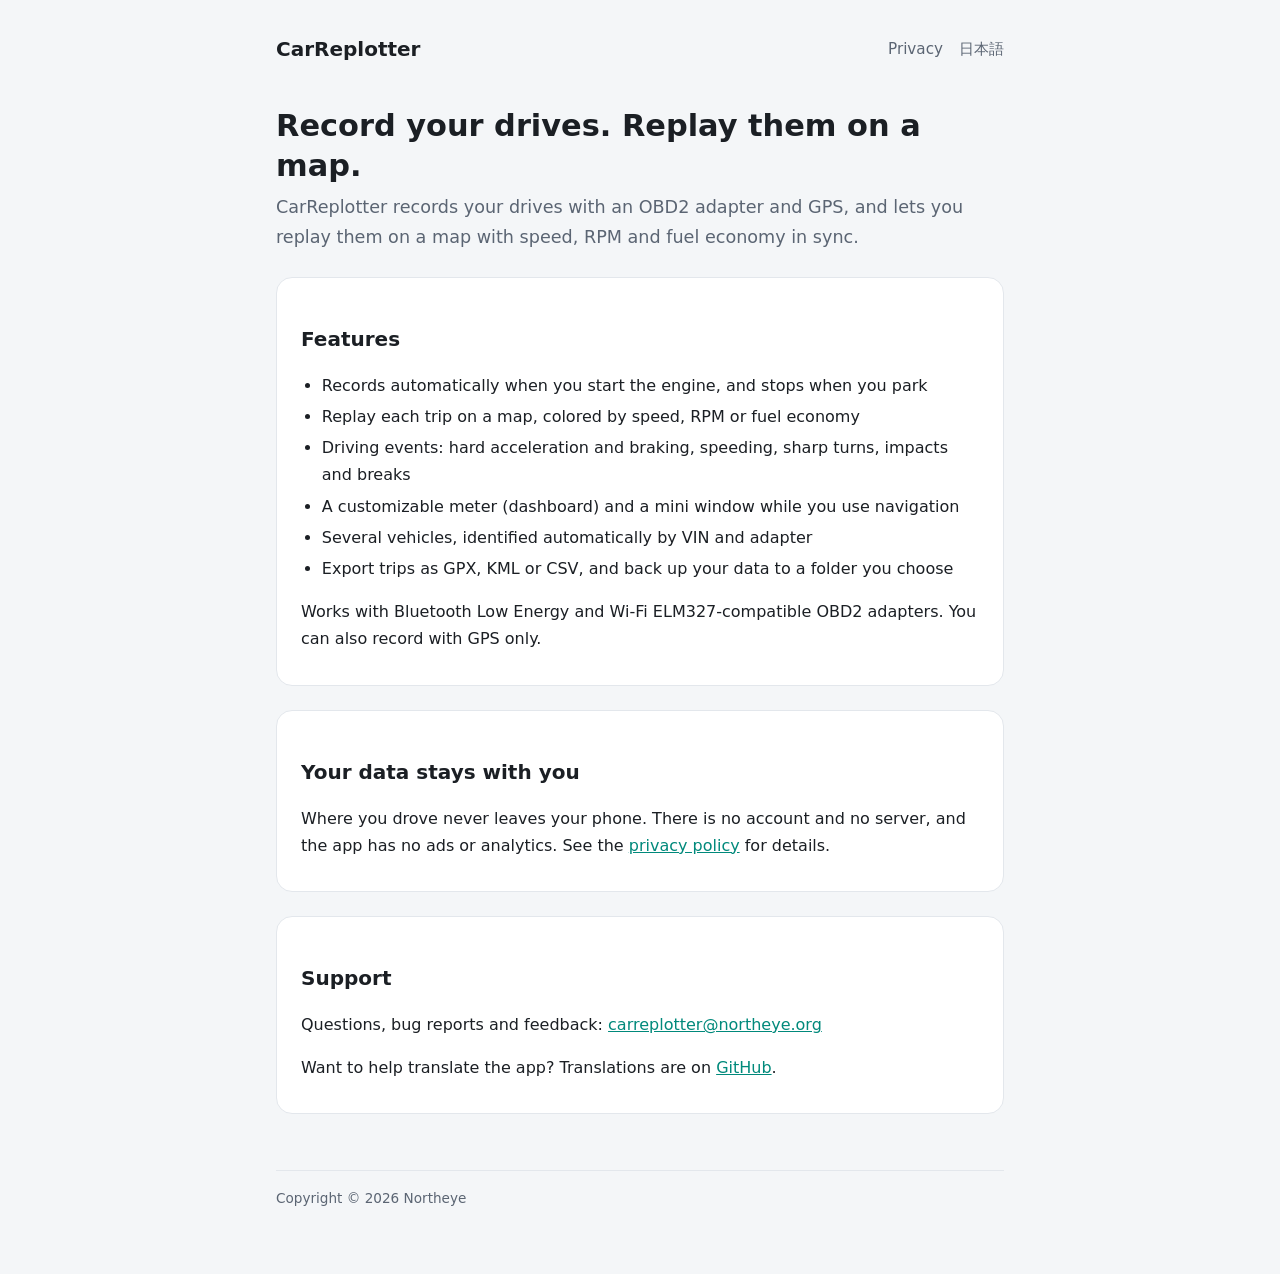
<file: index.html>
<!doctype html>
<html lang="en">
<head>
<meta charset="utf-8">
<meta name="viewport" content="width=device-width, initial-scale=1">
<title>CarReplotter</title>
<meta name="description" content="Record your drives with an OBD2 adapter and GPS, and replay them on a map.">
<link rel="stylesheet" href="style.css">
<link rel="alternate" hreflang="ja" href="ja/">
</head>
<body>
<main>
<header>
  <a class="brand" href="./">CarReplotter</a>
  <nav><a href="privacy.html">Privacy</a><a href="ja/">日本語</a></nav>
</header>

<h1>Record your drives. Replay them on a map.</h1>
<p class="lead">CarReplotter records your drives with an OBD2 adapter and GPS, and lets you replay them on a map with speed, RPM and fuel economy in sync.</p>

<div class="card">
<h2>Features</h2>
<ul>
  <li>Records automatically when you start the engine, and stops when you park</li>
  <li>Replay each trip on a map, colored by speed, RPM or fuel economy</li>
  <li>Driving events: hard acceleration and braking, speeding, sharp turns, impacts and breaks</li>
  <li>A customizable meter (dashboard) and a mini window while you use navigation</li>
  <li>Several vehicles, identified automatically by VIN and adapter</li>
  <li>Export trips as GPX, KML or CSV, and back up your data to a folder you choose</li>
</ul>
<p>Works with Bluetooth Low Energy and Wi-Fi ELM327-compatible OBD2 adapters. You can also record with GPS only.</p>
</div>

<div class="card">
<h2>Your data stays with you</h2>
<p>Where you drove never leaves your phone. There is no account and no server, and the app has no ads or analytics.
See the <a href="privacy.html">privacy policy</a> for details.</p>
</div>

<div class="card">
<h2>Support</h2>
<p>Questions, bug reports and feedback: <a href="mailto:carreplotter@northeye.org">carreplotter@northeye.org</a></p>
<p>Want to help translate the app? Translations are on <a href="https://github.com/northeye/carreplotter-i18n">GitHub</a>.</p>
</div>

<footer>Copyright © 2026 Northeye</footer>
</main>
</body>
</html>
</file>
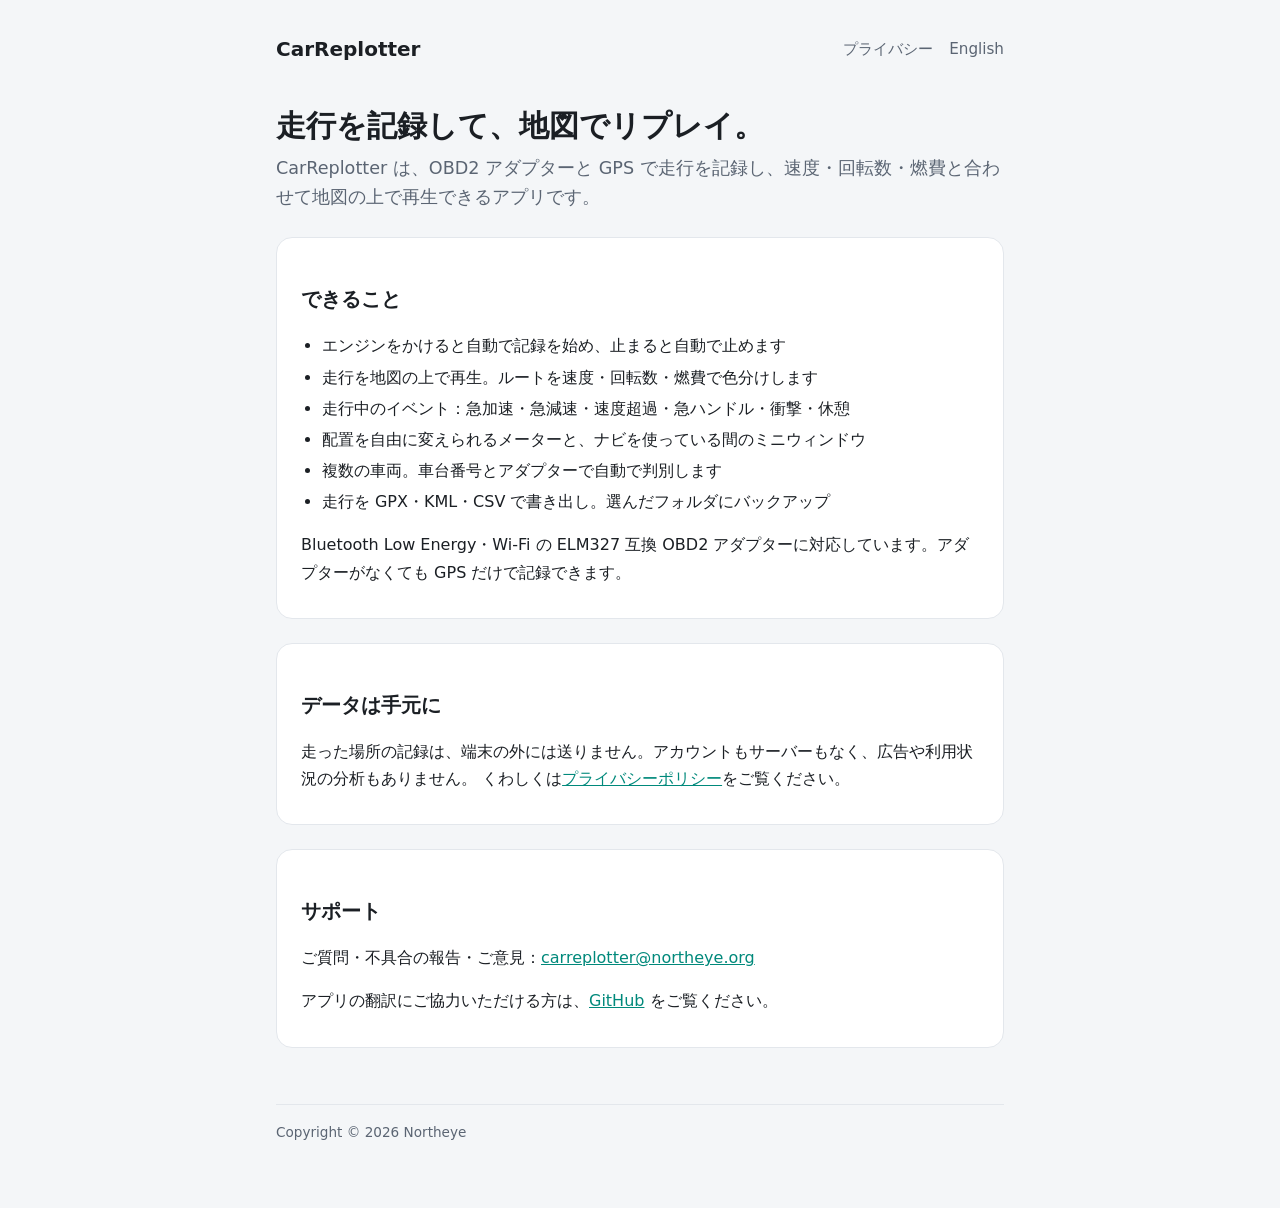
<file: ja/index.html>
<!doctype html>
<html lang="ja">
<head>
<meta charset="utf-8">
<meta name="viewport" content="width=device-width, initial-scale=1">
<title>CarReplotter</title>
<meta name="description" content="OBD2 アダプターと GPS で走行を記録し、地図でリプレイするアプリ。">
<link rel="stylesheet" href="../style.css">
<link rel="alternate" hreflang="en" href="../">
</head>
<body>
<main>
<header>
  <a class="brand" href="./">CarReplotter</a>
  <nav><a href="privacy.html">プライバシー</a><a href="../">English</a></nav>
</header>

<h1>走行を記録して、地図でリプレイ。</h1>
<p class="lead">CarReplotter は、OBD2 アダプターと GPS で走行を記録し、速度・回転数・燃費と合わせて地図の上で再生できるアプリです。</p>

<div class="card">
<h2>できること</h2>
<ul>
  <li>エンジンをかけると自動で記録を始め、止まると自動で止めます</li>
  <li>走行を地図の上で再生。ルートを速度・回転数・燃費で色分けします</li>
  <li>走行中のイベント：急加速・急減速・速度超過・急ハンドル・衝撃・休憩</li>
  <li>配置を自由に変えられるメーターと、ナビを使っている間のミニウィンドウ</li>
  <li>複数の車両。車台番号とアダプターで自動で判別します</li>
  <li>走行を GPX・KML・CSV で書き出し。選んだフォルダにバックアップ</li>
</ul>
<p>Bluetooth Low Energy・Wi-Fi の ELM327 互換 OBD2 アダプターに対応しています。アダプターがなくても GPS だけで記録できます。</p>
</div>

<div class="card">
<h2>データは手元に</h2>
<p>走った場所の記録は、端末の外には送りません。アカウントもサーバーもなく、広告や利用状況の分析もありません。
くわしくは<a href="privacy.html">プライバシーポリシー</a>をご覧ください。</p>
</div>

<div class="card">
<h2>サポート</h2>
<p>ご質問・不具合の報告・ご意見：<a href="mailto:carreplotter@northeye.org">carreplotter@northeye.org</a></p>
<p>アプリの翻訳にご協力いただける方は、<a href="https://github.com/northeye/carreplotter-i18n">GitHub</a> をご覧ください。</p>
</div>

<footer>Copyright © 2026 Northeye</footer>
</main>
</body>
</html>
</file>
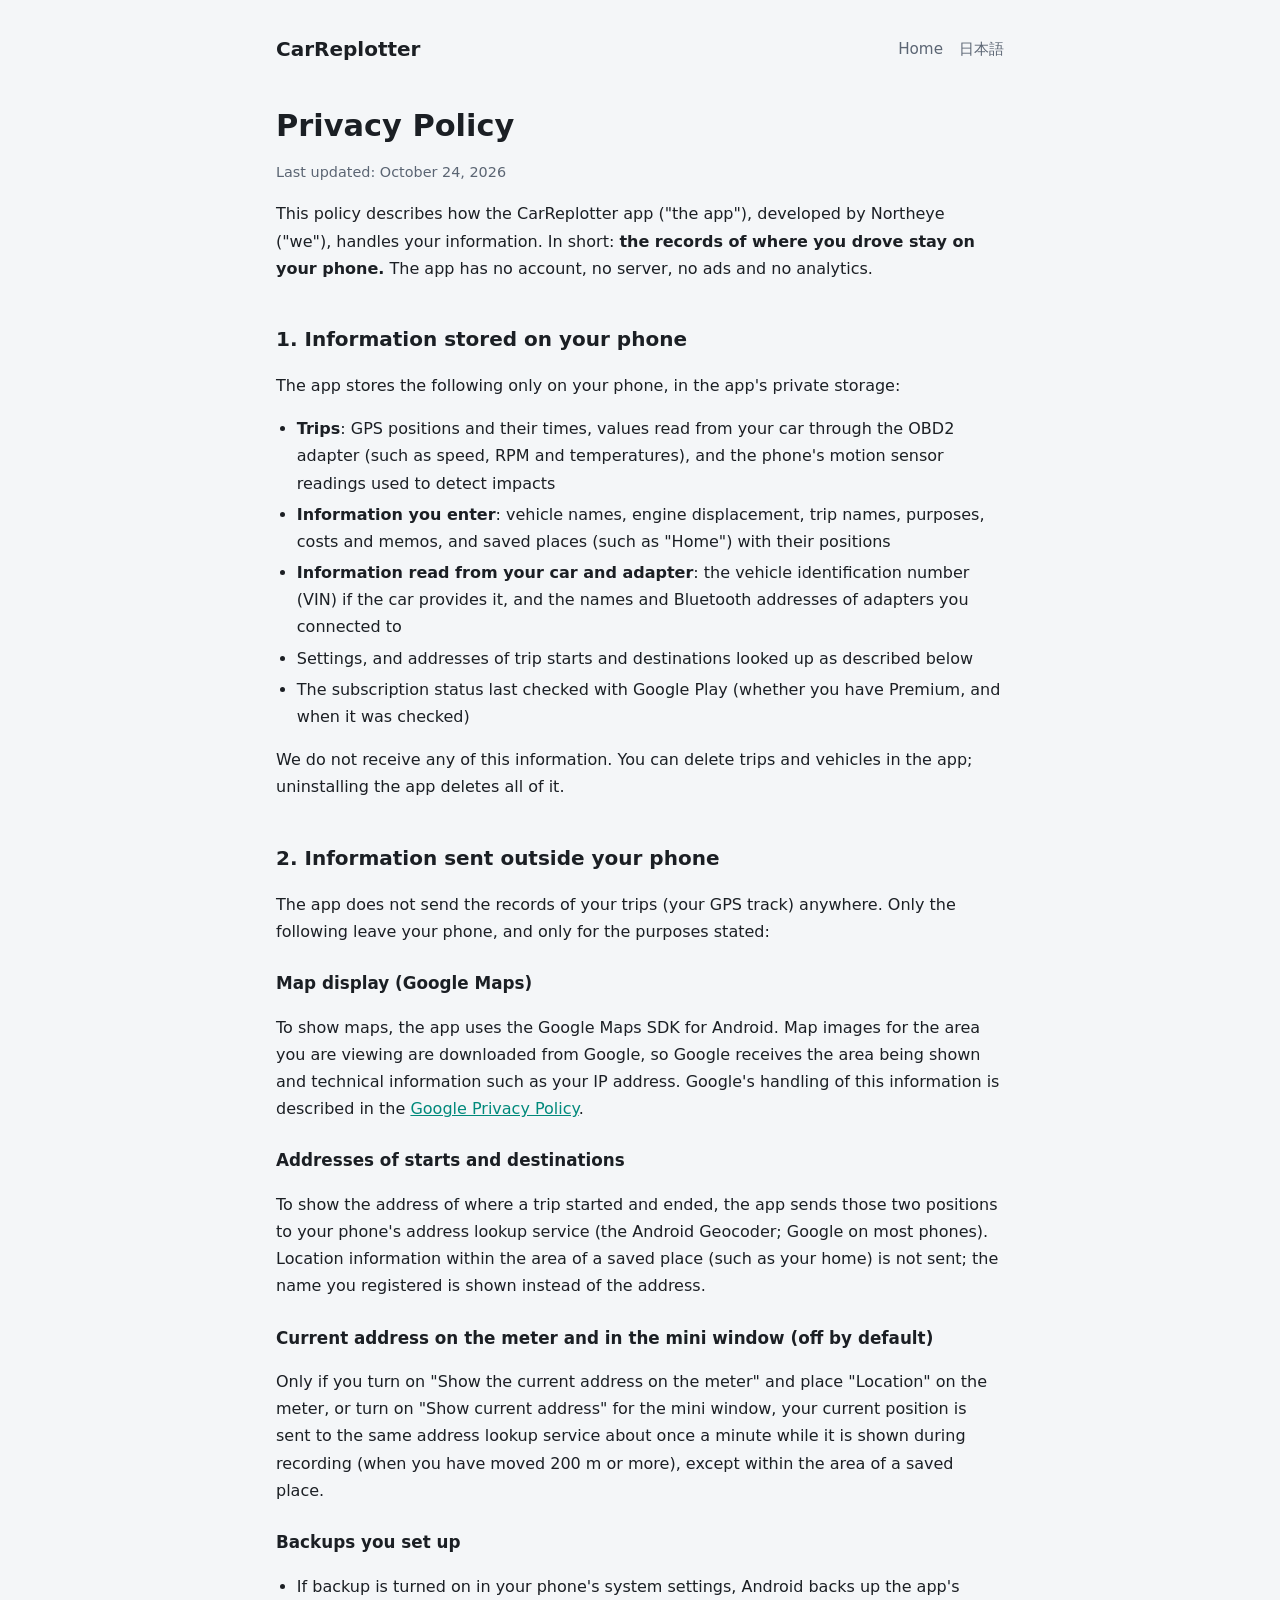
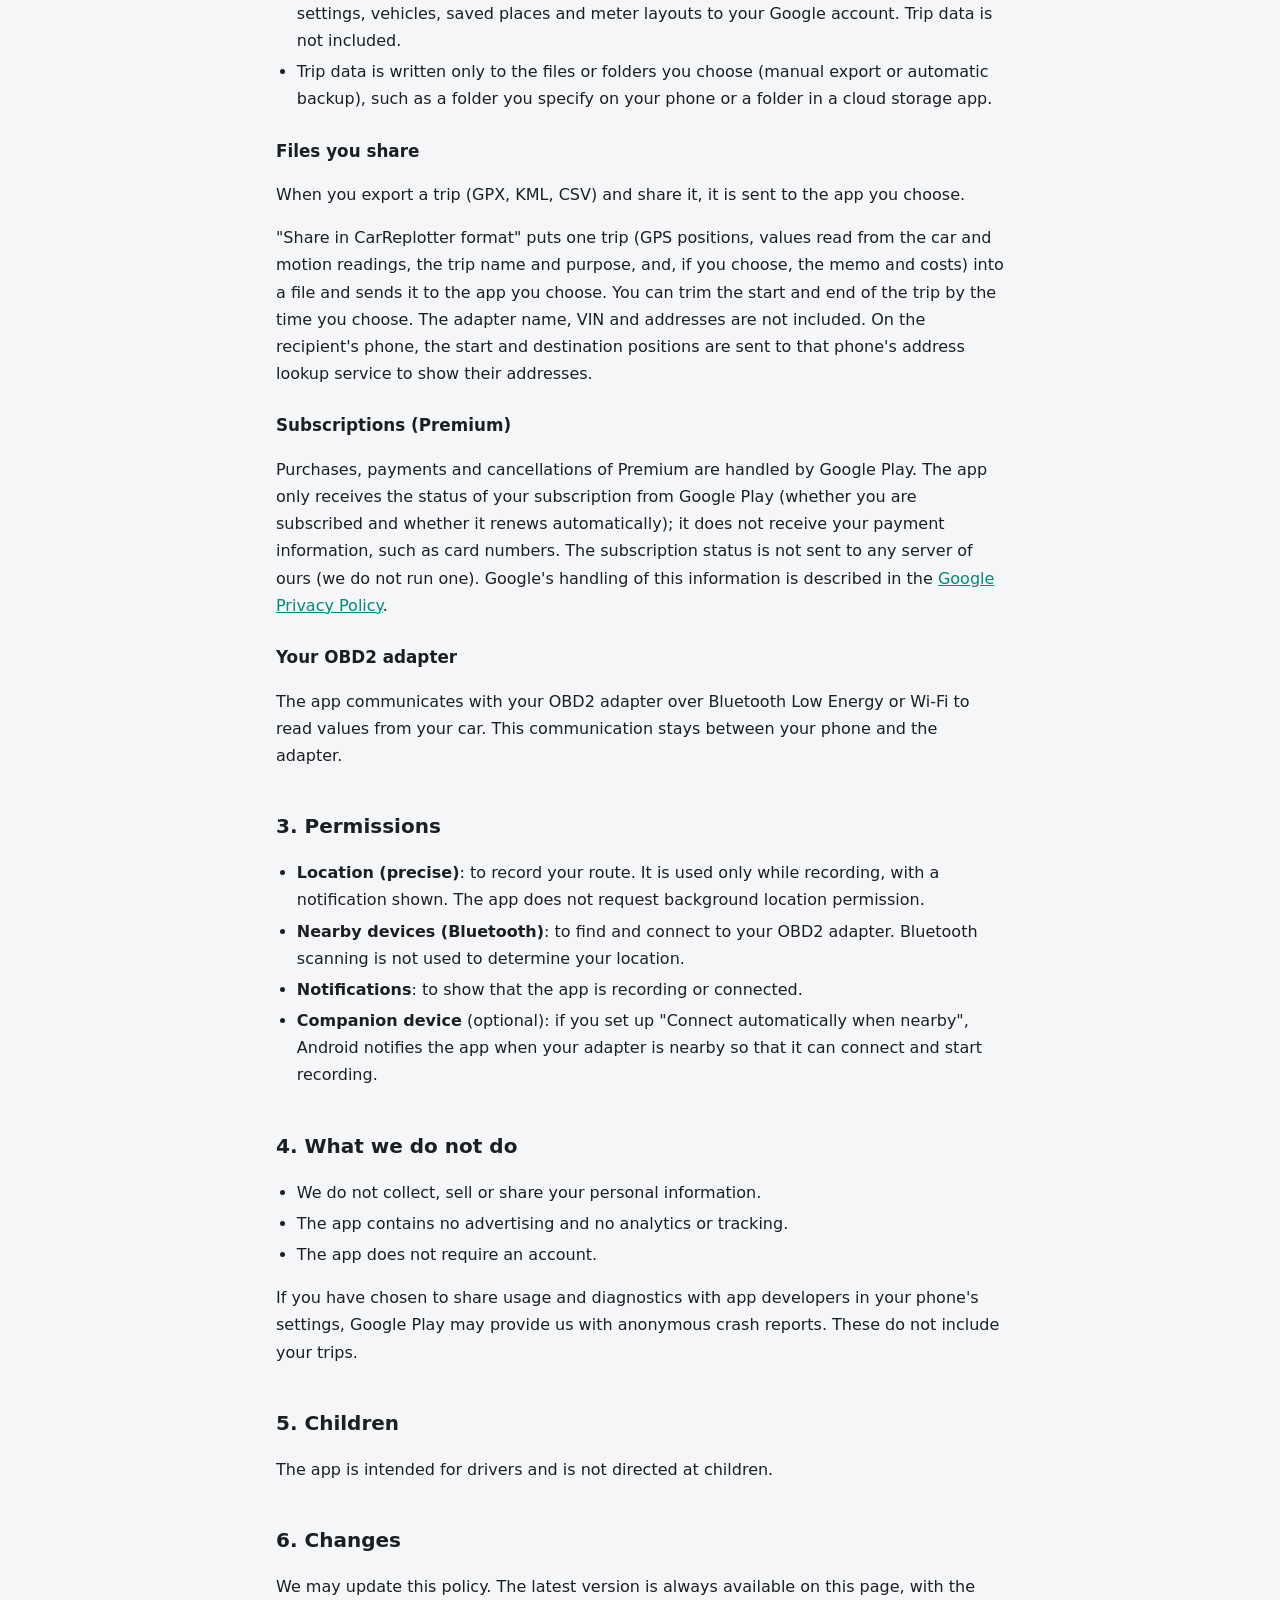
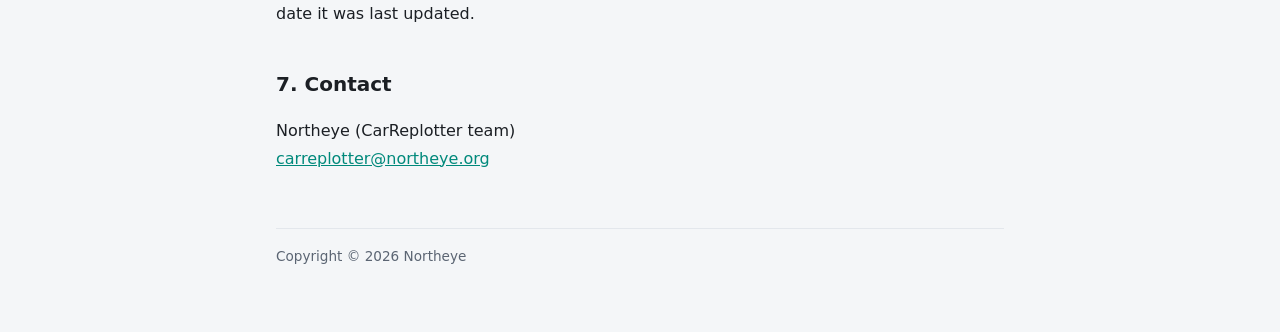
<file: privacy.html>
<!doctype html>
<html lang="en">
<head>
<meta charset="utf-8">
<meta name="viewport" content="width=device-width, initial-scale=1">
<title>Privacy Policy – CarReplotter</title>
<link rel="stylesheet" href="style.css">
<link rel="alternate" hreflang="ja" href="ja/privacy.html">
</head>
<body>
<main>
<header>
  <a class="brand" href="./">CarReplotter</a>
  <nav><a href="./">Home</a><a href="ja/privacy.html">日本語</a></nav>
</header>

<h1>Privacy Policy</h1>
<p class="updated">Last updated: October 24, 2026</p>

<p>This policy describes how the CarReplotter app ("the app"), developed by Northeye ("we"), handles your information.
In short: <strong>the records of where you drove stay on your phone.</strong> The app has no account, no server, no ads and no analytics.</p>

<h2>1. Information stored on your phone</h2>
<p>The app stores the following only on your phone, in the app's private storage:</p>
<ul>
  <li><strong>Trips</strong>: GPS positions and their times, values read from your car through the OBD2 adapter (such as speed, RPM and temperatures), and the phone's motion sensor readings used to detect impacts</li>
  <li><strong>Information you enter</strong>: vehicle names, engine displacement, trip names, purposes, costs and memos, and saved places (such as "Home") with their positions</li>
  <li><strong>Information read from your car and adapter</strong>: the vehicle identification number (VIN) if the car provides it, and the names and Bluetooth addresses of adapters you connected to</li>
  <li>Settings, and addresses of trip starts and destinations looked up as described below</li>
  <li>The subscription status last checked with Google Play (whether you have Premium, and when it was checked)</li>
</ul>
<p>We do not receive any of this information. You can delete trips and vehicles in the app; uninstalling the app deletes all of it.</p>

<h2>2. Information sent outside your phone</h2>
<p>The app does not send the records of your trips (your GPS track) anywhere. Only the following leave your phone, and only for the purposes stated:</p>
<h3>Map display (Google Maps)</h3>
<p>To show maps, the app uses the Google Maps SDK for Android. Map images for the area you are viewing are downloaded from Google, so Google receives the area being shown and technical information such as your IP address.
Google's handling of this information is described in the <a href="https://policies.google.com/privacy">Google Privacy Policy</a>.</p>
<h3>Addresses of starts and destinations</h3>
<p>To show the address of where a trip started and ended, the app sends those two positions to your phone's address lookup service (the Android Geocoder; Google on most phones).
Location information within the area of a saved place (such as your home) is not sent; the name you registered is shown instead of the address.</p>
<h3>Current address on the meter and in the mini window (off by default)</h3>
<p>Only if you turn on "Show the current address on the meter" and place "Location" on the meter, or turn on "Show current address" for the mini window, your current position is sent to the same address lookup service about once a minute while it is shown during recording (when you have moved 200 m or more), except within the area of a saved place.</p>
<h3>Backups you set up</h3>
<ul>
  <li>If backup is turned on in your phone's system settings, Android backs up the app's settings, vehicles, saved places and meter layouts to your Google account. Trip data is not included.</li>
  <li>Trip data is written only to the files or folders you choose (manual export or automatic backup), such as a folder you specify on your phone or a folder in a cloud storage app.</li>
</ul>
<h3>Files you share</h3>
<p>When you export a trip (GPX, KML, CSV) and share it, it is sent to the app you choose.</p>
<p>"Share in CarReplotter format" puts one trip (GPS positions, values read from the car and motion readings, the trip name and purpose, and, if you choose, the memo and costs) into a file and sends it to the app you choose.
You can trim the start and end of the trip by the time you choose. The adapter name, VIN and addresses are not included. On the recipient's phone, the start and destination positions are sent to that phone's address lookup service to show their addresses.</p>
<h3>Subscriptions (Premium)</h3>
<p>Purchases, payments and cancellations of Premium are handled by Google Play. The app only receives the status of your subscription from Google Play (whether you are subscribed and whether it renews automatically); it does not receive your payment information, such as card numbers.
The subscription status is not sent to any server of ours (we do not run one). Google's handling of this information is described in the <a href="https://policies.google.com/privacy">Google Privacy Policy</a>.</p>
<h3>Your OBD2 adapter</h3>
<p>The app communicates with your OBD2 adapter over Bluetooth Low Energy or Wi-Fi to read values from your car. This communication stays between your phone and the adapter.</p>

<h2>3. Permissions</h2>
<ul>
  <li><strong>Location (precise)</strong>: to record your route. It is used only while recording, with a notification shown. The app does not request background location permission.</li>
  <li><strong>Nearby devices (Bluetooth)</strong>: to find and connect to your OBD2 adapter. Bluetooth scanning is not used to determine your location.</li>
  <li><strong>Notifications</strong>: to show that the app is recording or connected.</li>
  <li><strong>Companion device</strong> (optional): if you set up "Connect automatically when nearby", Android notifies the app when your adapter is nearby so that it can connect and start recording.</li>
</ul>

<h2>4. What we do not do</h2>
<ul>
  <li>We do not collect, sell or share your personal information.</li>
  <li>The app contains no advertising and no analytics or tracking.</li>
  <li>The app does not require an account.</li>
</ul>
<p>If you have chosen to share usage and diagnostics with app developers in your phone's settings, Google Play may provide us with anonymous crash reports. These do not include your trips.</p>

<h2>5. Children</h2>
<p>The app is intended for drivers and is not directed at children.</p>

<h2>6. Changes</h2>
<p>We may update this policy. The latest version is always available on this page, with the date it was last updated.</p>

<h2>7. Contact</h2>
<p>Northeye (CarReplotter team)<br><a href="mailto:carreplotter@northeye.org">carreplotter@northeye.org</a></p>

<footer>Copyright © 2026 Northeye</footer>
</main>
</body>
</html>
</file>
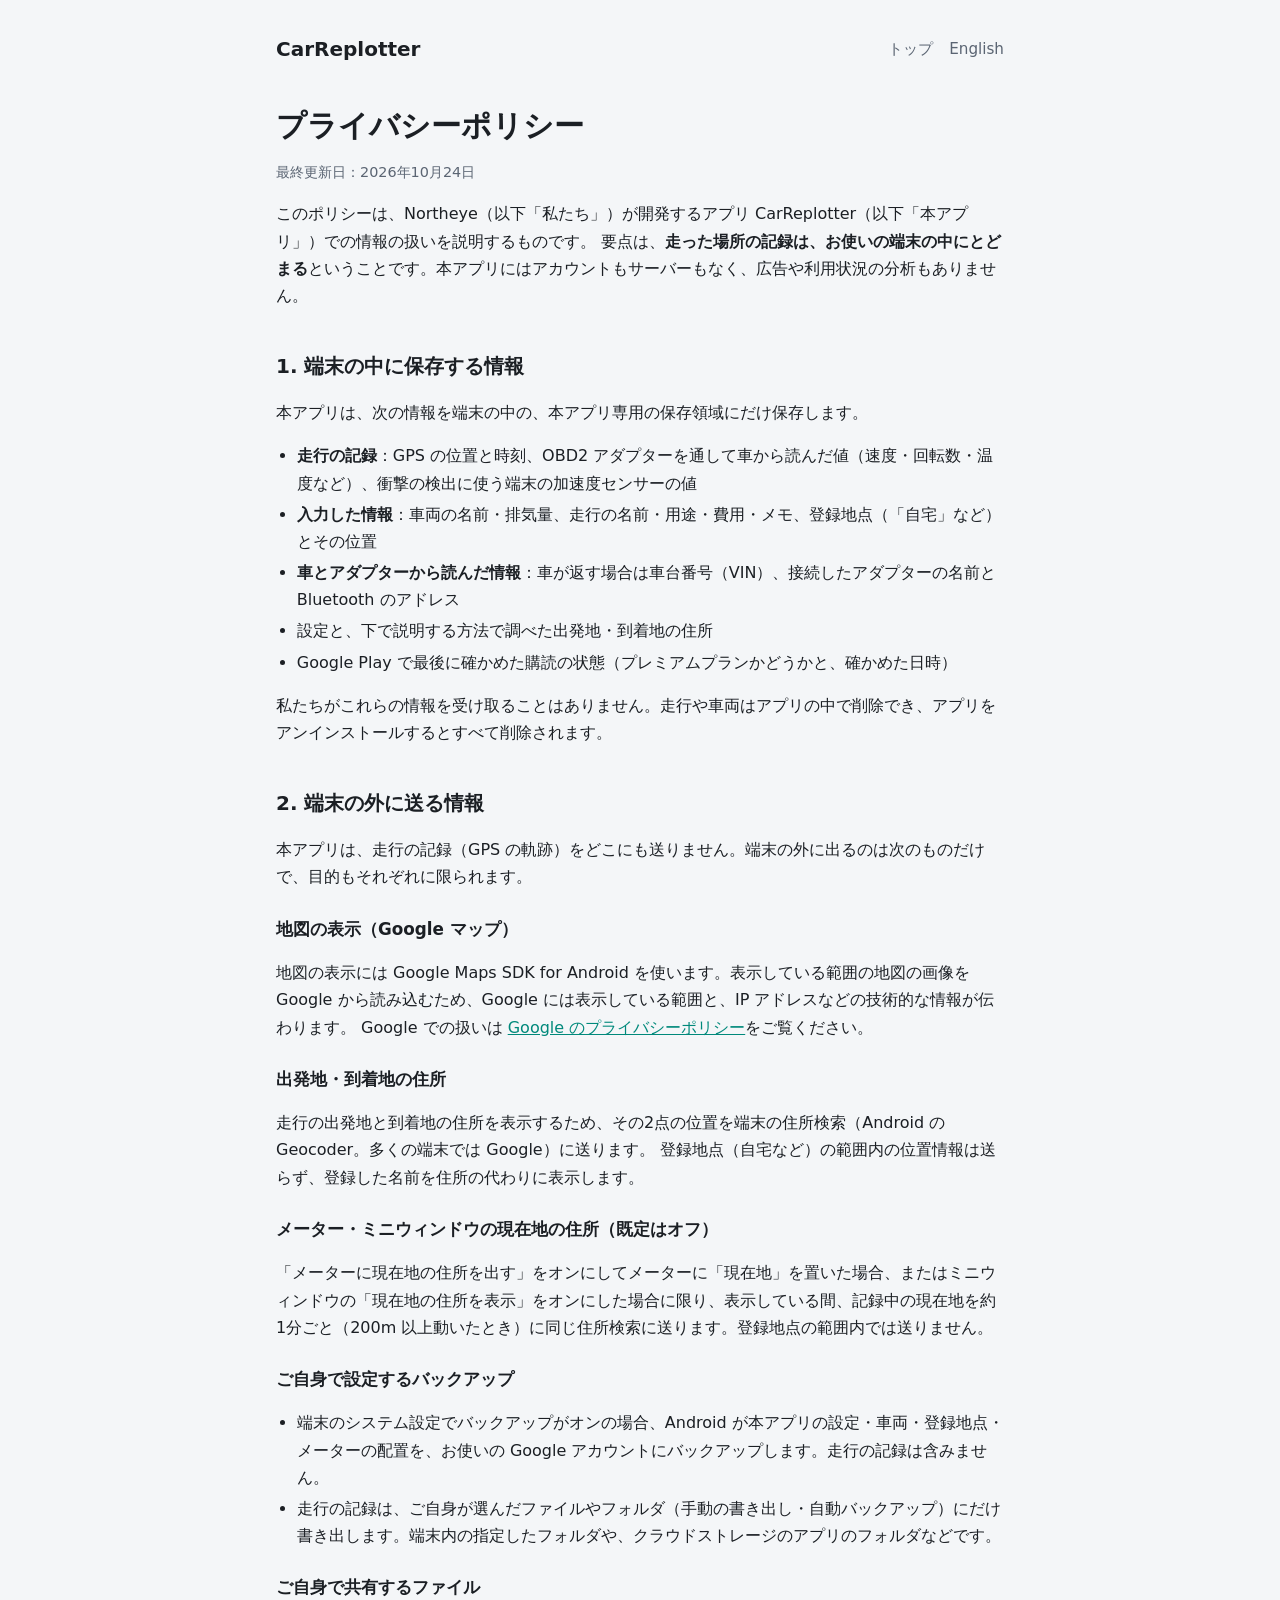
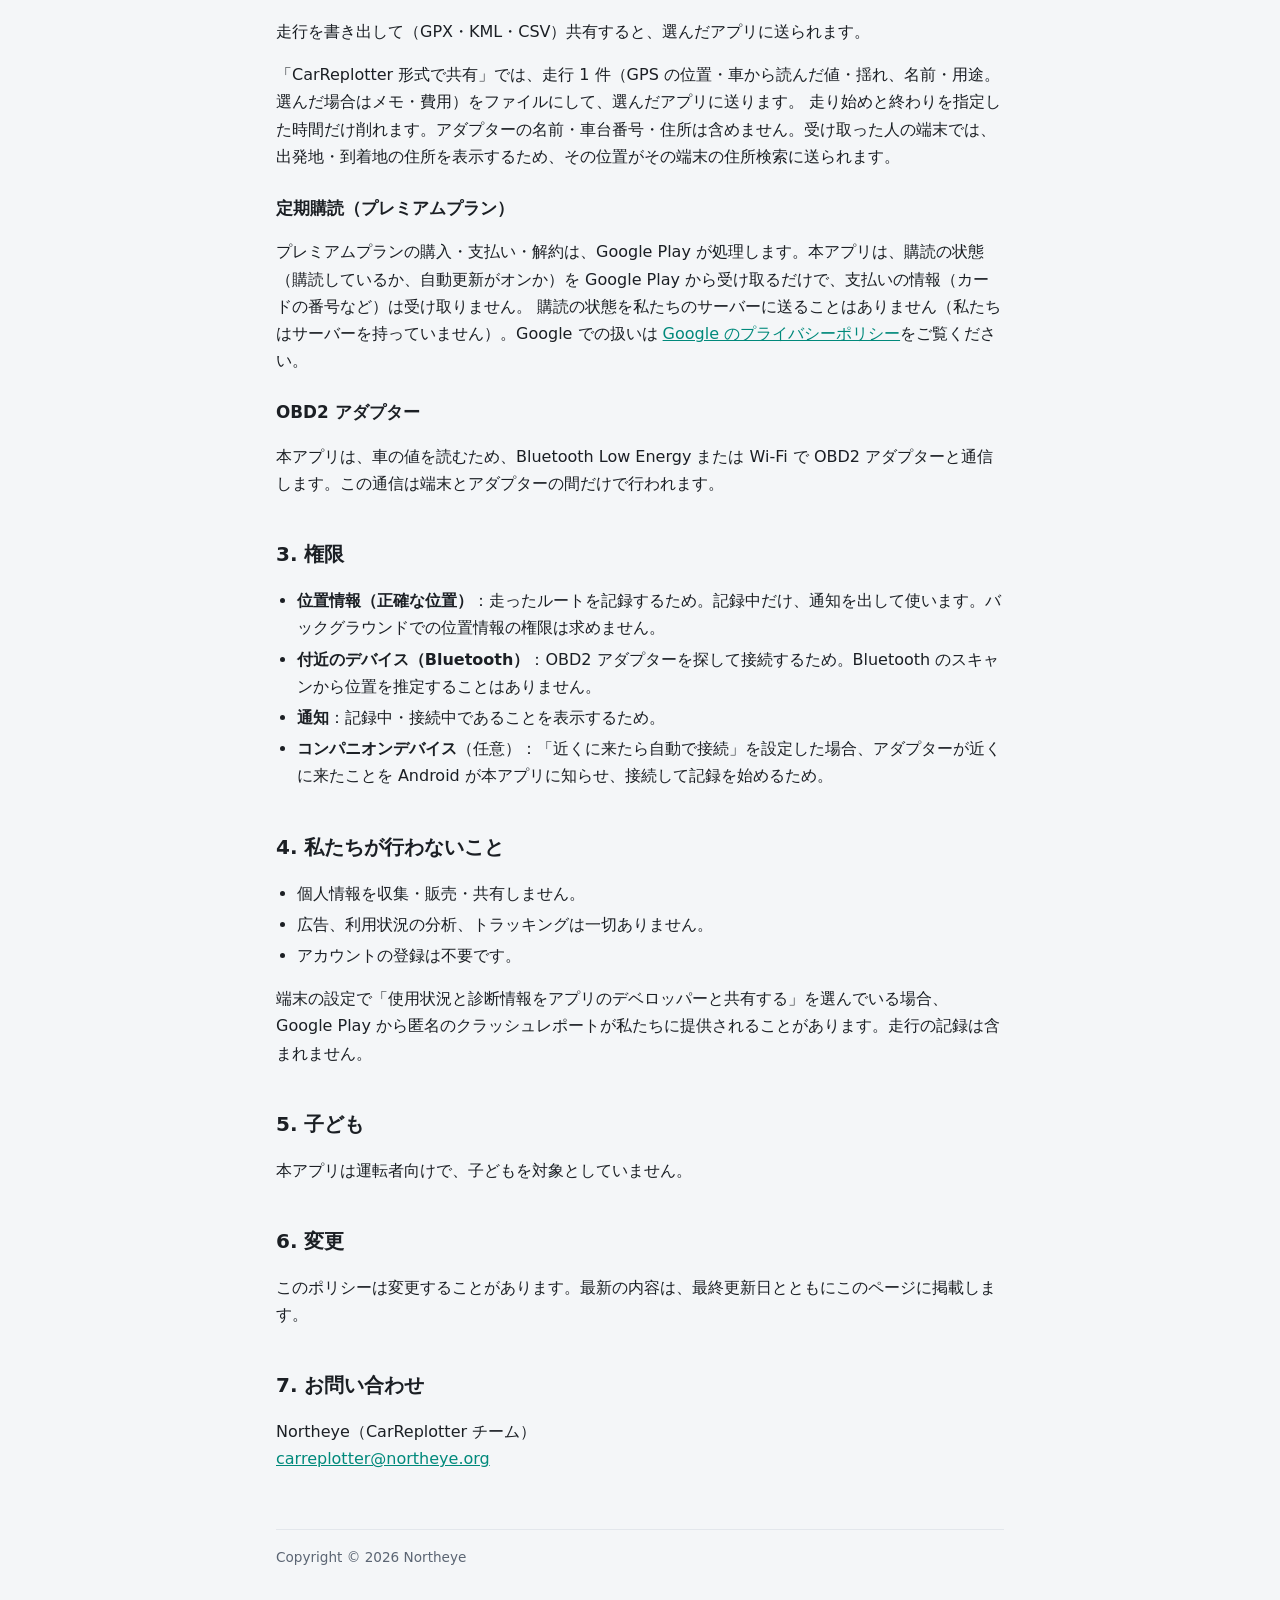
<file: ja/privacy.html>
<!doctype html>
<html lang="ja">
<head>
<meta charset="utf-8">
<meta name="viewport" content="width=device-width, initial-scale=1">
<title>プライバシーポリシー – CarReplotter</title>
<link rel="stylesheet" href="../style.css">
<link rel="alternate" hreflang="en" href="../privacy.html">
</head>
<body>
<main>
<header>
  <a class="brand" href="./">CarReplotter</a>
  <nav><a href="./">トップ</a><a href="../privacy.html">English</a></nav>
</header>

<h1>プライバシーポリシー</h1>
<p class="updated">最終更新日：2026年10月24日</p>

<p>このポリシーは、Northeye（以下「私たち」）が開発するアプリ CarReplotter（以下「本アプリ」）での情報の扱いを説明するものです。
要点は、<strong>走った場所の記録は、お使いの端末の中にとどまる</strong>ということです。本アプリにはアカウントもサーバーもなく、広告や利用状況の分析もありません。</p>

<h2>1. 端末の中に保存する情報</h2>
<p>本アプリは、次の情報を端末の中の、本アプリ専用の保存領域にだけ保存します。</p>
<ul>
  <li><strong>走行の記録</strong>：GPS の位置と時刻、OBD2 アダプターを通して車から読んだ値（速度・回転数・温度など）、衝撃の検出に使う端末の加速度センサーの値</li>
  <li><strong>入力した情報</strong>：車両の名前・排気量、走行の名前・用途・費用・メモ、登録地点（「自宅」など）とその位置</li>
  <li><strong>車とアダプターから読んだ情報</strong>：車が返す場合は車台番号（VIN）、接続したアダプターの名前と Bluetooth のアドレス</li>
  <li>設定と、下で説明する方法で調べた出発地・到着地の住所</li>
  <li>Google Play で最後に確かめた購読の状態（プレミアムプランかどうかと、確かめた日時）</li>
</ul>
<p>私たちがこれらの情報を受け取ることはありません。走行や車両はアプリの中で削除でき、アプリをアンインストールするとすべて削除されます。</p>

<h2>2. 端末の外に送る情報</h2>
<p>本アプリは、走行の記録（GPS の軌跡）をどこにも送りません。端末の外に出るのは次のものだけで、目的もそれぞれに限られます。</p>
<h3>地図の表示（Google マップ）</h3>
<p>地図の表示には Google Maps SDK for Android を使います。表示している範囲の地図の画像を Google から読み込むため、Google には表示している範囲と、IP アドレスなどの技術的な情報が伝わります。
Google での扱いは <a href="https://policies.google.com/privacy?hl=ja">Google のプライバシーポリシー</a>をご覧ください。</p>
<h3>出発地・到着地の住所</h3>
<p>走行の出発地と到着地の住所を表示するため、その2点の位置を端末の住所検索（Android の Geocoder。多くの端末では Google）に送ります。
登録地点（自宅など）の範囲内の位置情報は送らず、登録した名前を住所の代わりに表示します。</p>
<h3>メーター・ミニウィンドウの現在地の住所（既定はオフ）</h3>
<p>「メーターに現在地の住所を出す」をオンにしてメーターに「現在地」を置いた場合、またはミニウィンドウの「現在地の住所を表示」をオンにした場合に限り、表示している間、記録中の現在地を約1分ごと（200m 以上動いたとき）に同じ住所検索に送ります。登録地点の範囲内では送りません。</p>
<h3>ご自身で設定するバックアップ</h3>
<ul>
  <li>端末のシステム設定でバックアップがオンの場合、Android が本アプリの設定・車両・登録地点・メーターの配置を、お使いの Google アカウントにバックアップします。走行の記録は含みません。</li>
  <li>走行の記録は、ご自身が選んだファイルやフォルダ（手動の書き出し・自動バックアップ）にだけ書き出します。端末内の指定したフォルダや、クラウドストレージのアプリのフォルダなどです。</li>
</ul>
<h3>ご自身で共有するファイル</h3>
<p>走行を書き出して（GPX・KML・CSV）共有すると、選んだアプリに送られます。</p>
<p>「CarReplotter 形式で共有」では、走行 1 件（GPS の位置・車から読んだ値・揺れ、名前・用途。選んだ場合はメモ・費用）をファイルにして、選んだアプリに送ります。
走り始めと終わりを指定した時間だけ削れます。アダプターの名前・車台番号・住所は含めません。受け取った人の端末では、出発地・到着地の住所を表示するため、その位置がその端末の住所検索に送られます。</p>
<h3>定期購読（プレミアムプラン）</h3>
<p>プレミアムプランの購入・支払い・解約は、Google Play が処理します。本アプリは、購読の状態（購読しているか、自動更新がオンか）を Google Play から受け取るだけで、支払いの情報（カードの番号など）は受け取りません。
購読の状態を私たちのサーバーに送ることはありません（私たちはサーバーを持っていません）。Google での扱いは <a href="https://policies.google.com/privacy?hl=ja">Google のプライバシーポリシー</a>をご覧ください。</p>
<h3>OBD2 アダプター</h3>
<p>本アプリは、車の値を読むため、Bluetooth Low Energy または Wi-Fi で OBD2 アダプターと通信します。この通信は端末とアダプターの間だけで行われます。</p>

<h2>3. 権限</h2>
<ul>
  <li><strong>位置情報（正確な位置）</strong>：走ったルートを記録するため。記録中だけ、通知を出して使います。バックグラウンドでの位置情報の権限は求めません。</li>
  <li><strong>付近のデバイス（Bluetooth）</strong>：OBD2 アダプターを探して接続するため。Bluetooth のスキャンから位置を推定することはありません。</li>
  <li><strong>通知</strong>：記録中・接続中であることを表示するため。</li>
  <li><strong>コンパニオンデバイス</strong>（任意）：「近くに来たら自動で接続」を設定した場合、アダプターが近くに来たことを Android が本アプリに知らせ、接続して記録を始めるため。</li>
</ul>

<h2>4. 私たちが行わないこと</h2>
<ul>
  <li>個人情報を収集・販売・共有しません。</li>
  <li>広告、利用状況の分析、トラッキングは一切ありません。</li>
  <li>アカウントの登録は不要です。</li>
</ul>
<p>端末の設定で「使用状況と診断情報をアプリのデベロッパーと共有する」を選んでいる場合、Google Play から匿名のクラッシュレポートが私たちに提供されることがあります。走行の記録は含まれません。</p>

<h2>5. 子ども</h2>
<p>本アプリは運転者向けで、子どもを対象としていません。</p>

<h2>6. 変更</h2>
<p>このポリシーは変更することがあります。最新の内容は、最終更新日とともにこのページに掲載します。</p>

<h2>7. お問い合わせ</h2>
<p>Northeye（CarReplotter チーム）<br><a href="mailto:carreplotter@northeye.org">carreplotter@northeye.org</a></p>

<footer>Copyright © 2026 Northeye</footer>
</main>
</body>
</html>
</file>
<file: style.css>
:root {
  --bg: #f4f6f8;
  --surface: #ffffff;
  --text: #1b1f24;
  --muted: #5b6573;
  --accent: #00897b;
  --border: #e3e7ec;
}
@media (prefers-color-scheme: dark) {
  :root {
    --bg: #0e1116;
    --surface: #161b22;
    --text: #e6edf3;
    --muted: #9aa5b1;
    --accent: #2ec4b6;
    --border: #2a313b;
  }
}
* { box-sizing: border-box; }
body {
  margin: 0;
  background: var(--bg);
  color: var(--text);
  font-family: system-ui, -apple-system, "Segoe UI", Roboto, "Hiragino Sans", "Noto Sans JP", sans-serif;
  line-height: 1.7;
}
main { max-width: 760px; margin: 0 auto; padding: 32px 16px 64px; }
header { display: flex; justify-content: space-between; align-items: center; gap: 16px; flex-wrap: wrap; }
header .brand { font-weight: 700; font-size: 1.25rem; color: var(--text); text-decoration: none; }
nav a { color: var(--muted); margin-left: 16px; text-decoration: none; font-size: 0.95rem; }
nav a:hover { color: var(--accent); }
h1 { font-size: 1.9rem; line-height: 1.3; margin: 40px 0 8px; }
h2 { font-size: 1.25rem; margin: 40px 0 8px; }
h3 { font-size: 1.05rem; margin: 24px 0 4px; }
p.lead { color: var(--muted); font-size: 1.1rem; margin-top: 0; }
a { color: var(--accent); }
.card { background: var(--surface); border: 1px solid var(--border); border-radius: 16px; padding: 4px 24px 16px; margin-top: 24px; }
ul { padding-left: 1.3em; }
li { margin: 4px 0; }
.updated { color: var(--muted); font-size: 0.9rem; }
footer { margin-top: 56px; color: var(--muted); font-size: 0.85rem; border-top: 1px solid var(--border); padding-top: 16px; }
</file>
